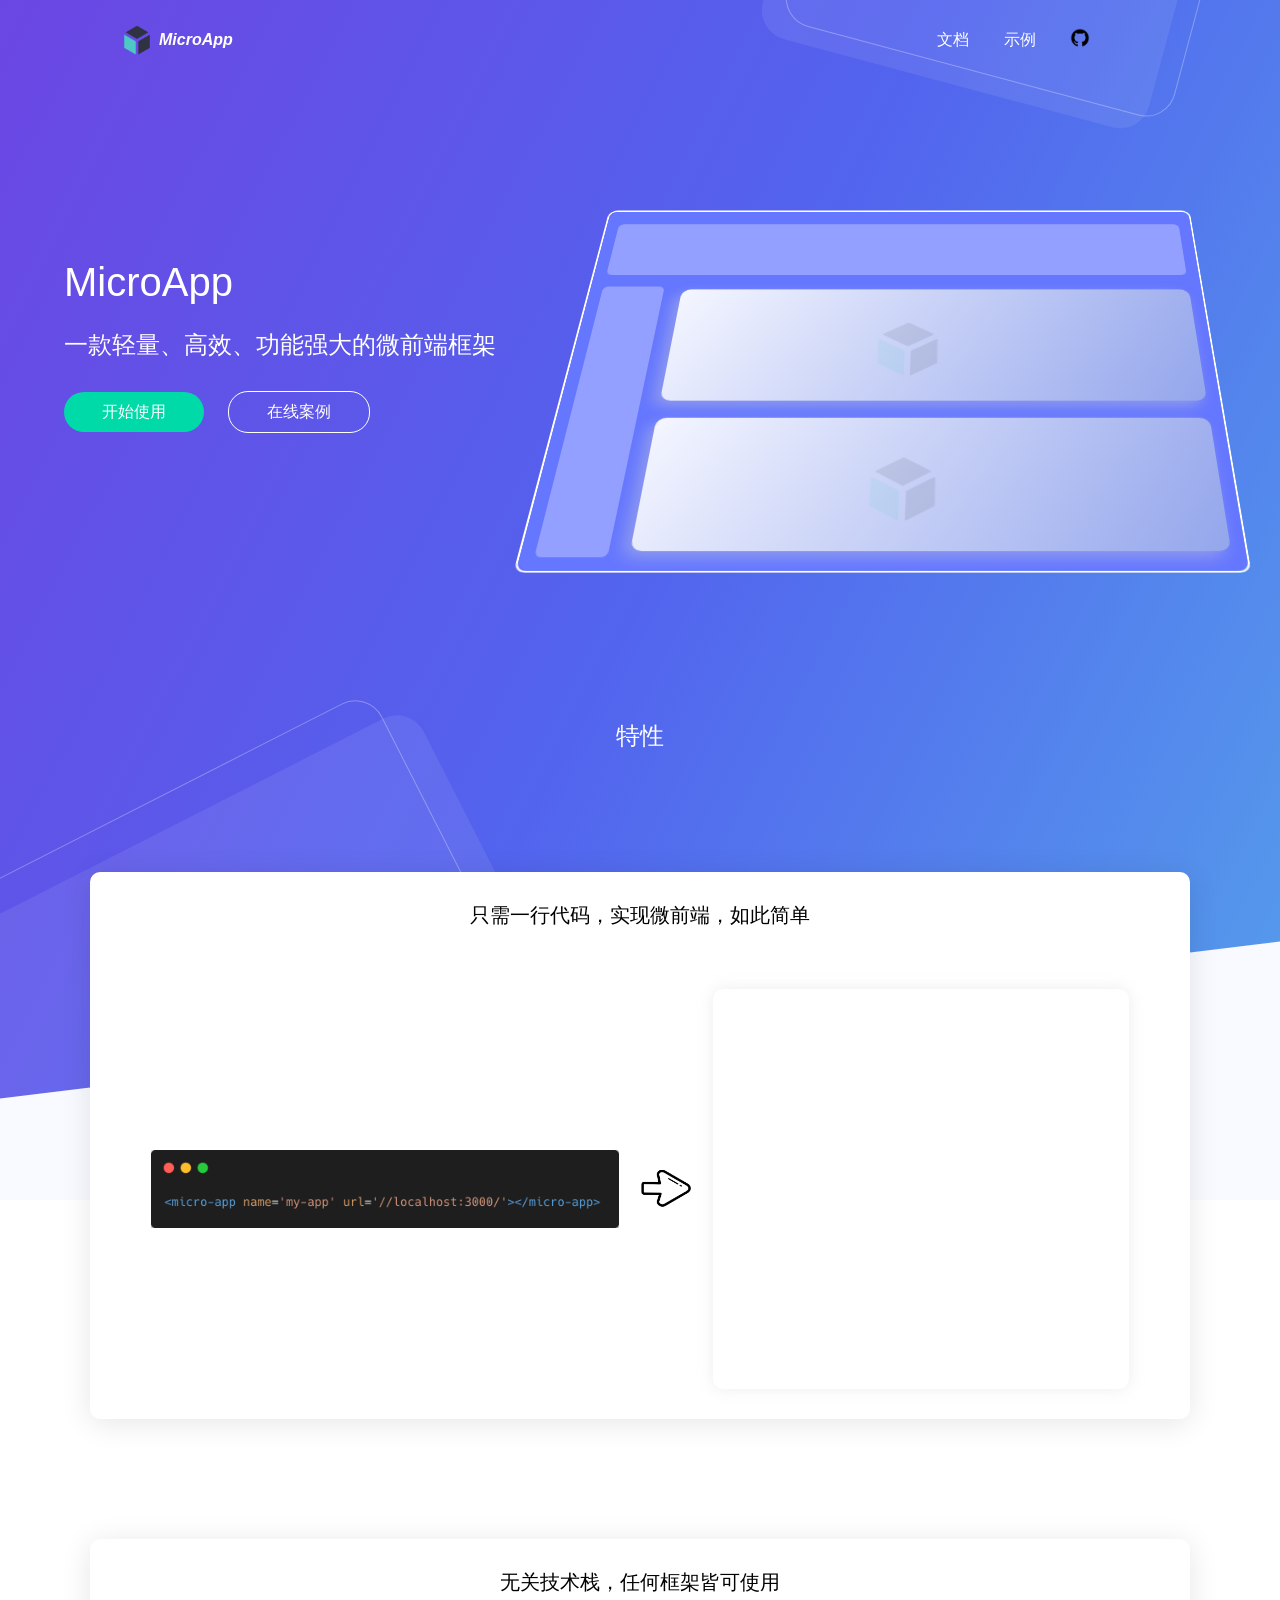
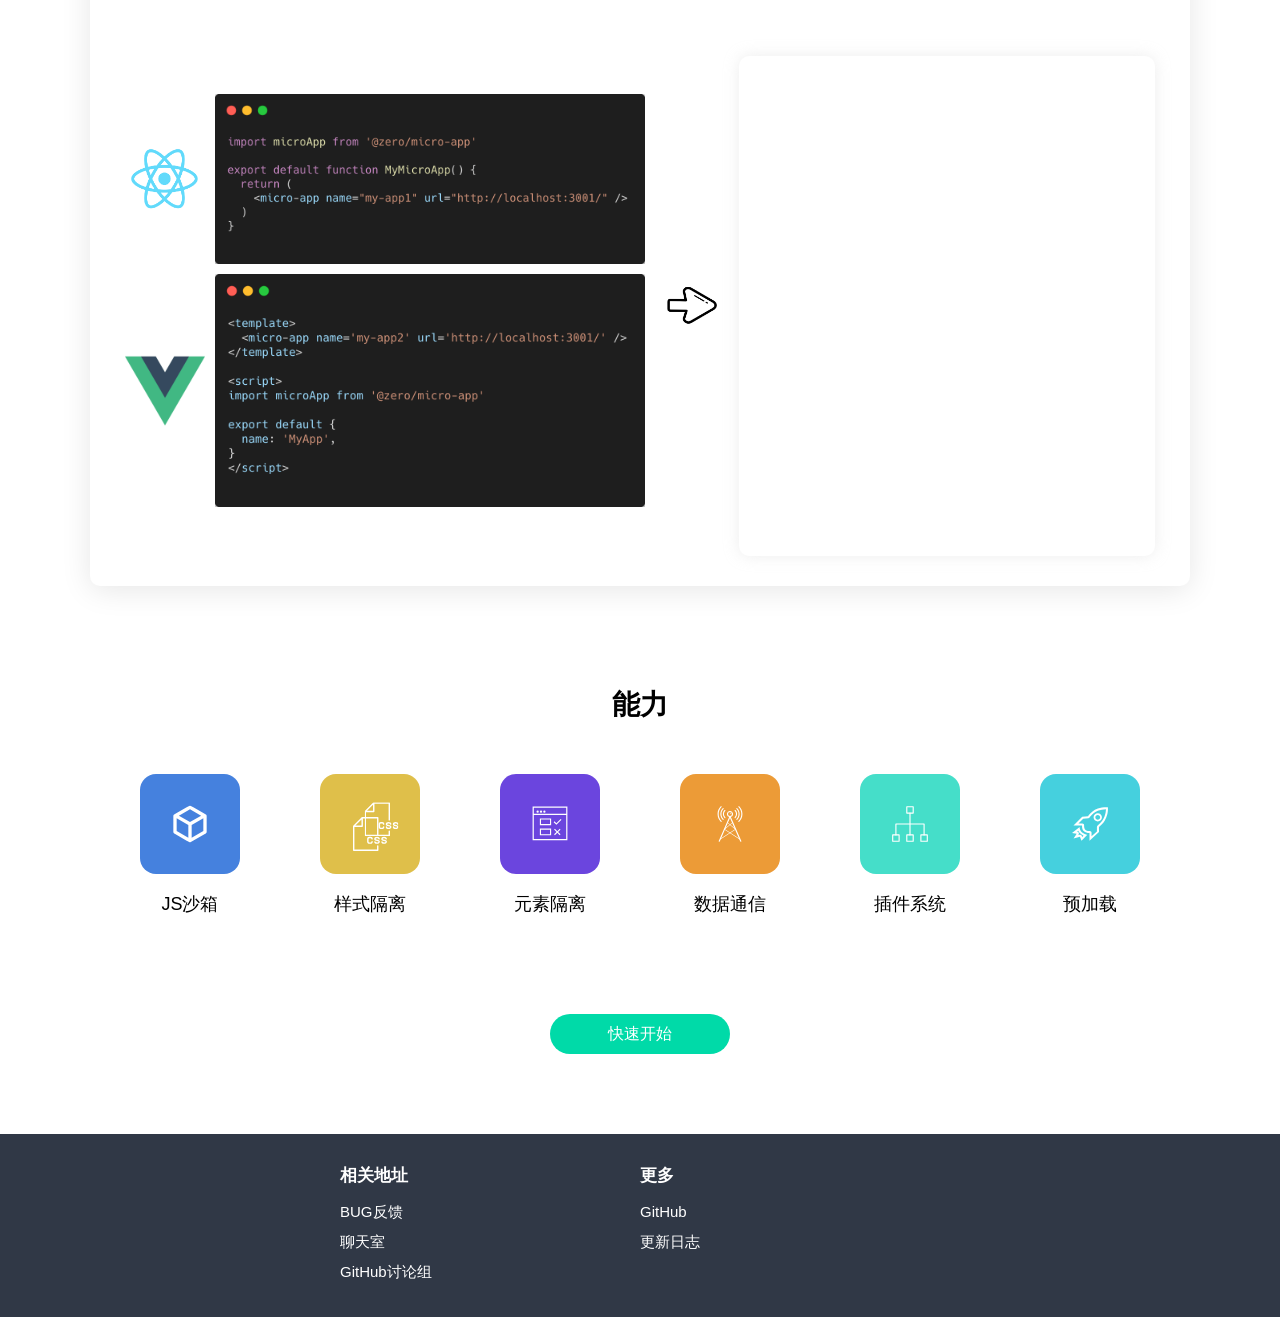
<file: index.html>
<!DOCTYPE html>
<html lang="en">
<head>
  <meta charset="UTF-8">
  <meta http-equiv="X-UA-Compatible" content="IE=edge">
  <meta name="viewport" content="width=device-width, initial-scale=1.0">
  <link rel="shortcut icon" href="./favicon.ico" />
  <title>MicroApp</title>
  <link rel="stylesheet" href="./home/css/index.css">
  <link rel="stylesheet" href="./home/css/animation.css">
  <script src="./home/js/index.umd.js"></script>
  <script src="./home/js/micro-app-loading.js"></script>
  <script src="./home/js/iconfont.js"></script>
</head>
<body>
  <main class="main-page">
    <section class='top-container'>
      <header class='home-header'>
        <div class='logo-con'>
          <a href="/">
            <img src="./home/assets/logo.png" alt="logo" class="logo-img">
            <span class="logo-title">MicroApp</span>
          </a>
        </div>
        <nav class='header-nav'>
          <a class='header-nav-title' href="./docs.html">文档</a>
          <a class='header-nav-title' href="https://zeroing.jd.com/micro-app/demo/" target="blank">示例</a>
          <a class='header-nav-title' href="https://github.com/micro-zoe/micro-app" target="blank"><img class='github-icon' src="./home/assets/github-logo.png" alt="github"></a>
        </nav>
      </header>
      <section class='introduce'>
        <div class='introduce-title'>MicroApp</div>
        <p class='introduce-desc'>一款轻量、高效、功能强大的微前端框架</p>
        <div class="introduce-btn-list">
          <a href="./docs.html" class='btn-start'>开始使用</a>
          <a href="https://zeroing.jd.com/micro-app/demo/" class='btn-coding' target="blank">在线案例</a>
        </div>
      </section>
      <section class="home-show">
        <div class='home-show-main'>
          <div class='home-show-main-back'>
            <div class="home-show-top"></div>
            <div class="home-show-left"></div>
            <div class="home-show-micro-con">
              <div class="home-show-micro">
                <img src="./home/assets/logo.png" alt="logo" class="home-show-logo">
              </div>
              <div class="home-show-micro">
                <img src="./home/assets/logo.png" alt="logo" class="home-show-logo">
              </div>
            </div>
          </div>
        </div>
      </section>
      <aside class="decoration-top"></aside>
      <aside class="decoration-bottom"></aside>
    </section>
    <section class="content-demo">
      <h2 class="content-main-title">特性</h2>

      <section class="content-common">
        <h3 class="content-common-title">只需一行代码，实现微前端，如此简单</h3>
        <div class="content-common-detail">
          <img class='content-one-img' src="./home/assets/one-line.png" alt="">
          <img class='content-common-arrow-right' src="./home/assets/arrow-right.png" alt="">
          <div class='micro-app-con micro-app-con-one'>
            <!-- <micro-app name="my-app1" url="http://localhost:3002/" /> -->
          </div>
        </div>
      </section>

      <section class="content-common">
        <h3 class="content-common-title">无关技术栈，任何框架皆可使用</h3>
        <div class="content-common-detail">
          <div class="content-two-imgs-con">
            <div class="content-two-img-con">
              <img class="content-two-img-logo" src="./home/assets/react-logo.png" alt="">
              <img class="content-two-img-code" src="./home/assets/react-code.png" alt="">
            </div>
            <div class="content-two-img-con">
              <img class="content-two-img-logo" src="./home/assets/vue-logo.png" alt="">
              <img class="content-two-img-code" src="./home/assets/vue-code.png" alt="">
            </div>
          </div>
          <img class='content-common-arrow-right' src="./home/assets/arrow-right.png" alt="">
          <div class='micro-app-con micro-app-con-two'>
            <!-- <micro-app name="my-app2" url="http://localhost:3002/" /> -->
          </div>
        </div>
      </section>

      <section class="ability-list">
        <h2 class="ability-list-title">能力</h2>
        <div class="ability-list-cont">
          <div class="ability-item">
            <div class="ability-item-icon-con">
              <svg class="icon ability-icon-sandbox" aria-hidden="true">
                <use xlink:href="#icon-sandbox"></use>
              </svg>
            </div>
            <h4>JS沙箱</h4>
          </div>
          <div class="ability-item">
            <div class="ability-item-icon-con ability-item-icon-css">
              <svg class="icon ability-icon-css" aria-hidden="true">
                <use xlink:href="#icon-css"></use>
              </svg>
              <svg class="icon ability-icon-css" aria-hidden="true">
                <use xlink:href="#icon-css"></use>
              </svg>
            </div>
            <h4>样式隔离</h4>
          </div>
          <div class="ability-item">
            <div class="ability-item-icon-con ability-item-icon-element">
              <svg class="icon ability-icon-element" aria-hidden="true">
                <use xlink:href="#icon-element"></use>
              </svg>
            </div>
            <h4>元素隔离</h4>
          </div>
          <div class="ability-item">
            <div class="ability-item-icon-con ability-item-icon-tongxun">
              <svg class="icon ability-icon-tongxun" aria-hidden="true">
                <use xlink:href="#icon-tongxun"></use>
              </svg>
            </div>
            <h4>数据通信</h4>
          </div>
          <div class="ability-item">
            <div class="ability-item-icon-con ability-item-icon-plugin">
              <svg class="icon ability-icon-plugin" aria-hidden="true">
                <use xlink:href="#icon-plugin"></use>
              </svg>
            </div>
            <h4>插件系统</h4>
          </div>
          <div class="ability-item">
            <div class="ability-item-icon-con ability-item-icon-prefetch">
              <svg class="icon ability-icon-prefetch" aria-hidden="true">
                <use xlink:href="#icon-prefetch"></use>
              </svg>
            </div>
            <h4>预加载</h4>
          </div>
        </div>
      </section>
      <div class="content-thrid-btn">
        <a href="./docs.html" class='btn-start'>快速开始</a>
      </div>
    </section>
    <footer class="footer">
      <div class="footer-content">
        <dl>
          <dt>相关地址</dt>
          <dd><a target="blank" href="https://github.com/micro-zoe/micro-app/issues">BUG反馈</a></dd>
          <dd><a target="blank" href="https://gitter.im/microzoe/micro-app">聊天室</a></dd>
          <dd><a target="blank" href="https://github.com/micro-zoe/micro-app/discussions">GitHub讨论组</a></dd>
        </dl>
        <dl>
          <dt>更多</dt>
          <dd>
            <a target="blank" href="https://github.com/micro-zoe/micro-app">GitHub</a>
          </dd>
          <dd>
            <a target="blank" href="https://github.com/micro-zoe/micro-app/releases">更新日志</a>
          </dd>
        </dl>
      </div>
    </footer>
  </main>
  <script src="./home/js/index.js"></script>
</body>
</html>
</file>
<file: home/css/index.css>
body {
  margin: 0;
  -webkit-font-smoothing: antialiased;
  font-family: -apple-system, BlinkMacSystemFont, Tahoma, Arial, "Hiragino Sans GB", "Microsoft YaHei", sans-serif;
  width: 100%;
  overflow-x: hidden;
}

a {
  text-decoration: none;
}

dl, dd, dt {
  padding: 0;
  margin: 0;
  list-style: none;
}

.icon {
  width: 1em;
  height: 1em;
  vertical-align: -0.15em;
  fill: currentColor;
  overflow: hidden;
}

.main-page {
  width: 100vw;
  overflow-x: hidden;
}

.top-container {
  position: relative;
  height: 1200px;
  width: 100vw;
  background-image: linear-gradient(117deg, #6B46E3 0%, #5264EE 50%, #55A0EB 100%);
  overflow: hidden;
}

.top-container::after {
  content: '';
  position: absolute;
  top: 85%;
  width: 100%;
  height: 350px;
  background: #F8FAFF;
  transform: skewY(-7deg);
  z-index: 4;
}

.home-header {
  position: absolute;
  top: 0;
  left: 0;
  height: 80px;
  width: 100vw;
  box-sizing: border-box;
  padding: 0 120px;
  display: flex;
  justify-content: space-between;
  z-index: 100;
}

.logo-con {
  height: 100%;
  display: flex;
  align-items: center;
  justify-content: center;
}

.logo-con a {
  display: flex;
  align-items: center;
  justify-content: center;
  height: 80px;
}

.logo-con .logo-img {
  margin-right: 5px;
  width: 34px;
  height: 34px;
}

.logo-con .logo-title {
  color: #FFF;
  font-weight: bold;
  font-style: italic;
  font-size: 16px;
  white-space: nowrap;
}

.header-nav {
  margin-right: 40px;
  white-space: nowrap;
}

.header-nav-title {
  font-size: 16px;
  color: #fff;
  line-height: 80px;
  margin-right: 30px;
  white-space: nowrap;
}

.github-icon {
  width: 20px;
  height: 20px;
  vertical-align: text-bottom;
}

.introduce {
  position: relative;
  margin: 0 auto;
  padding-top: 260px;
  width: 90%;
  max-width: 1200px;
  color: #fff;
  text-align: left;
  vertical-align: top;
  box-sizing: border-box;
  z-index: 5;
}

.introduce .introduce-title {
  color: #fff;
  font-weight: 300;
  font-size: 40px;
  letter-spacing: 0;
  -webkit-font-smoothing: auto;
  animation: title-show .6s 2.4s forwards;
  opacity: 0;
}

.introduce .introduce-desc {
  font-size: 24px;
  color: #FFF;
  letter-spacing: 0;
  animation: title-show .6s 2.6s forwards;
  opacity: 0;
}

.introduce-btn-list {
  margin-top: 30px;
  animation: title-show .6s 2.8s forwards;
  opacity: 0;
}

@keyframes title-show {
  0% {
    opacity: 0;
    transform: translateX(-200px)
  }
  100% {
    opacity: 1;
    transform: translateY(0)
  }
}

.introduce-btn-list a {
  display: inline-block;
  text-align: center;
  color: #fff;
  width: 140px;
  height: 40px;
  font-size: 16px;
  line-height: 40px;
  border-radius: 20px;
  cursor: pointer;
  user-select: none;
}

.introduce .btn-start {
  background: #00DAA8;
}

.introduce .btn-coding {
  color: #fff;
  margin-left: 20px;
  border: 1px solid #fff;
}

.home-show {
  position: absolute;
  top: 120px;
  left: 40%;
  height: 600px;
  width: 900px;
  z-index: 6;
  perspective: 1000px;
}

.decoration-top {
  position: absolute;
  top: -310px;
  right: 80px;
  height: 400px;
  width: 400px;
  background: rgba(255, 255, 255, 0.08);
  transform: rotate(195deg);
  border-radius: 30px;
}

.decoration-top::before {
  content: '';
  position: absolute;
  height: 100%;
  width: 100%;
  bottom: -20px;
  right: 20px;
  border: 1px solid rgba(255, 255, 255, 0.3);
  border-radius: 30px;
}

.decoration-bottom {
  position: absolute;
  width: 540px;
  height: 360px;
  bottom: 30px;
  left: -20px;
  background: rgba(255, 255, 255, 0.08);
  border-radius: 30px;
  transform: skew(7deg, -7deg) rotate(-20deg);
}

.decoration-bottom::before {
  content: '';
  position: absolute;
  height: 100%;
  width: 100%;
  bottom: 30px;
  right: 30px;
  border: 1px solid rgba(255, 255, 255, 0.3);
  border-radius: 30px;
}

.content-demo {
  margin-top: -500px;
  position: relative;
  z-index: 5;
}

.content-main-title {
  text-align: center;
  color: #fff;
  font-size: 24px;
  font-weight: normal;
  -webkit-font-smoothing: auto;
}

.content-common {
  width: 86vw;
  background: #fff;
  box-shadow: 0 4px 30px 0 rgba(0, 0, 0, .1);
  border-radius: 10px;
  margin: 120px auto 0;
  box-sizing: border-box;
  padding: 10px 30px 30px;
}

.content-common-title {
  font-weight: normal;
  font-size: 20px;
  text-align: center;
  -webkit-font-smoothing: auto;
  padding-bottom: 40px;
}

.content-common-detail {
  display: flex;
  align-items: center;
  justify-content: center;
}

.content-one-img {
  width: 45%;
  height: auto;
  opacity: 0;
}

.content-one-img-show {
  animation: one-img-show .6s .2s linear forwards;
}

@keyframes one-img-show {
  0% {
    opacity: 0;
    transform: translateY(-20px)
  }
  100% {
    opacity: 1;
    transform: translateY(0)
  }
}

.content-common-arrow-right {
  width: 5%;
  margin: 0 2%;
  opacity: 0;
}

.content-common-arrow-right-show {
  animation: arrow-right-show .6s .6s ease-out forwards;
}

@keyframes arrow-right-show {
  0% {
    opacity: 0;
    transform: translate3d(-300px, 0, 0) scaleX(3);
  }

  60% {
    transform: translate3d(10px, 0, 0) scaleX(1);
  }

  75% {
    transform: translate3d(-5px, 0, 0) scaleX(0.98);
  }

  to {
    opacity: 1;
    transform: translate3d(0, 0, 0);
  }
}

.micro-app-con {
  position: relative;
  width: 40%;
  height: 400px;
  border-radius: 10px;
  opacity: 0;
  box-shadow: 0 0 15px rgb(210 209 209 / 40%);
}

.micro-app-con-show {
  animation: micro-app-con-show-move .4s .6s linear forwards;
}

@keyframes micro-app-con-show-move {
  from {
    opacity: 0;
  }
  to {
    opacity: 1;
  }
}

.micro-app-con-two {
  height: 500px;
}

.content-two-imgs-con {
  width: 50%;
}

.content-two-img-con {
  display: flex;
  margin-bottom: 10px;
  align-items: center;
  opacity: 0;
}

.content-two-img-con-show {
  animation: two-img-con-move .6s .2s linear forwards;
}

@keyframes two-img-con-move {
  0% {
    opacity: 0;
    transform: translateY(-20px)
  }
  100% {
    opacity: 1;
    transform: translateY(0)
  }
}

.content-two-img-logo {
  width: 80px;
  height: 80px;
  margin-right: 10px;
  display: block;
}

.content-two-img-code {
  width: calc(100% - 90px);
}

.loading-logo {
  position: absolute;
  top: 50%;
  left: 50%;
  transform: translate3d(-50%, -50%, 0);
}

.footer {
  padding: 30px 50px;
  margin-top: 80px;
  background: #303846;
}

.footer-content {
  display: flex;
  justify-content: center;
  color: #fff;
}

.footer-content dl {
  width: 300px;
}

.footer-content a {
  color: #fff;
}

.footer-content a:hover {
  color: #5264EE;
  text-decoration: underline;
}

.footer-content dt {
  font-size: 17px;
  font-weight: bold;
  margin-bottom: 10px;
}

.footer-content dd {
  color: #fff;
  line-height: 2;
  font-size: 15px;
}

.footer-copy {
  text-align: center;
  padding-top: 30px;
  margin-top: 30px;
  font-size: 14px;
  color: #999;
  border-top: 1px solid #555;
}

.ability-list {
  margin-top: 100px;
}

.ability-list-title {
  font-size: 28px;
  text-align: center;
  font-weight: 600;
  -webkit-font-smoothing: auto;
}

.ability-list-cont {
  display: flex;
  justify-content: center;
  margin-top: 50px;
}

.ability-item {
  display: flex;
  flex-direction: column;
  align-items: center;
  margin: 0 40px;
}

.ability-item-icon-con {
  height: 100px;
  width: 100px;
  border-radius: 16px;
  background-color: #4581de;
  display: flex;
  justify-content: center;
  align-items: center;
}

.ability-icon-sandbox {
  height: 40px;
  width: 40px;
}

.ability-item-icon-css {
  background-color: #debd45f7;
  position: relative;
}

.ability-item-icon-element {
  background-color: #6b45de;
}

.ability-item-icon-tongxun {
  background-color: #ec9b37;
}

.ability-item-icon-plugin {
  background-color: #45dec9;
}

.ability-item-icon-prefetch {
  background-color: #45d0de;
}

.ability-icon-css {
  height: 34px;
  width: 34px;
}

.ability-icon-css:nth-child(1) {
  transform: translate3d(0, 10px, 0);
}

.ability-icon-css:nth-child(2) {
  position: absolute;
  top: 50%;
  left: 50%;
  transform: translate3d(-16%, -64%, 0);
}

.ability-icon-element {
  height: 36px;
  width: 36px;
}

.ability-icon-tongxun {
  height: 36px;
  width: 36px;
}

.ability-icon-plugin {
  height: 36px;
  width: 36px;
}

.ability-icon-prefetch {
  height: 36px;
  width: 36px;
}

.ability-item h4 {
  font-weight: normal;
  -webkit-font-smoothing: auto;
  font-size: 18px;
  line-height: 60px;
  margin: 0;
}

.content-thrid-btn {
  text-align: center;
  margin-top: 80px;
}

.content-thrid-btn a {
  display: inline-block;
  text-align: center;
  color: #fff;
  width: 180px;
  height: 40px;
  font-size: 16px;
  line-height: 40px;
  border-radius: 20px;
  cursor: pointer;
  user-select: none;
  background: #00DAA8;;
}
</file>
<file: home/css/animation.css>
.home-show-main {
  position: absolute;
  top: 50%;
  left: 45%;
  margin: -270px 0 0 -350px;
  height: 440px;
  width: 650px;
  border-radius: 10px;
  transform-style: preserve-3d;
  backface-visibility: hidden;
  transform-origin: center;
  animation: slope-con .4s 2.2s linear forwards;
}

@keyframes slope-con {
  to {
    transform: rotateX(33deg);
  }
}

.home-show-main::before {
  content: "";
  position: absolute;
  top: 0;
  left: 0;
  right: 0;
  bottom: 0;
  border: 2px solid #fff;
  border-radius: 10px;
  animation: bottom-line-move 1s linear forwards, bottom-line-show .8s 1.5s linear forwards;
}

@keyframes bottom-line-move {
  0% {
    clip-path: inset(0 0 95% 0);
    opacity: 0;
  }
  25% {
    clip-path: inset(0 95% 0 0);
  }
  50% {
    clip-path: inset(95% 0 0 0);
  }
  75% {
    clip-path: inset(0 0 0 95%);
  }
  90% {
    opacity: 1;
  }
  100% {
    clip-path: inset(0 0 95% 0);
    opacity: 0;
  }
}

@keyframes bottom-line-show {
  0% {
    clip-path: inset(0 0 0 0);
    opacity: 0;
  }

  100% {
    clip-path: inset(0 0 0 0);
    opacity: 1;
  }
}

.home-show-main-back {
  position: absolute;
  height: calc(100% - 4px);
  width: calc(100% - 4px);
  left: 2px;
  top: 2px;
  background-color: rgba(101, 119, 255, 1);
  border-radius: 10px;
  opacity: 0;
  animation: home-show-main-back-mv .4s 3s linear forwards;
}

@keyframes home-show-main-back-mv {
  to {
    opacity: 1;
  }
}

@keyframes home-show-main-back-mv2 {
  to {
    transform: translate(-20px, -20px);
  }
}

.home-show-top {
  height: 17%;
  width: 96%;
  background-color: rgba(255, 255, 255, 0.3);
  margin: 3% auto;
  border-radius: 6px;
  opacity: 0;
  animation: top-left-show .6s 3.6s linear forwards;
}

.home-show-left {
  position: absolute;
  left: 2%;
  top: 25%;
  width: 10%;
  height: 72%;
  border-radius: 6px;
  opacity: 0;
  background-color: rgba(255, 255, 255, 0.3);
  animation: top-left-show .6s 4.2s linear forwards;
}

@keyframes top-left-show {
  to {
    opacity: 1;
  }
}

.home-show-micro-con {
  height: 74%;
  width: 83%;
  position: absolute;
  top: 26%;
  left: 15%;
}

.home-show-micro {
  height: 44%;
  width: 100%;
  position: absolute;
  border-radius: 10px;
  left: 0;
  background-image: linear-gradient(302deg, #94a6ec 0%, #f4f6ff 100%);
  box-shadow: -6px 6px 15px rgb(210 209 209 / 40%);
  opacity: 0;
  animation: middle-show-block .8s linear forwards;
}

.home-show-micro:nth-child(1) {
  top: 0%;
  animation-delay: 4.8s;
}

.home-show-micro:nth-child(2) {
  top: 50%;
  animation-delay: 5.4s;
}

@keyframes middle-show-block {
  from {
    opacity: 0;
    animation-timing-function: cubic-bezier(0.755, 0.05, 0.855, 0.06);
    transform: translate3d(0, -20px, 0) scale(1.1);
  }

  to,
  20% {
    opacity: 1;
  }

  20%,
  53%,
  to {
    animation-timing-function: cubic-bezier(0.215, 0.61, 0.355, 1);
    transform: translate3d(0, 0, 0);
  }

  40%,
  43% {
    animation-timing-function: cubic-bezier(0.755, 0.05, 0.855, 0.06);
    transform: translate3d(0, -10px, 0) scale(1.1);
  }

  70% {
    animation-timing-function: cubic-bezier(0.755, 0.05, 0.855, 0.06);
    transform: translate3d(0, -6px, 0) scale(1.05);
  }

  80% {
    transition-timing-function: cubic-bezier(0.215, 0.61, 0.355, 1);
    transform: translate3d(0, 0, 0) scale(0.95);
  }

  90% {
    transform: translate3d(0, -2px, 0) scale(1.02);
  }
}

.home-show-logo {
  position: absolute;
  top: 55%;
  left: 45%;
  height: 80px;
  width: 80px;
  opacity: 0.3;
  margin-top: -40px;
  margin-left: -40px;
  opacity: 0.01;
  animation: home-show-logo-visible .8s linear forwards;
}

@keyframes home-show-logo-visible {
  to {
    opacity: 0.1;
  }
}

.home-show-micro:nth-child(1) .home-show-logo {
  animation-delay: 6.2s;
}

.home-show-micro:nth-child(2) .home-show-logo {
  animation-delay: 6.6s;
}
</file>
